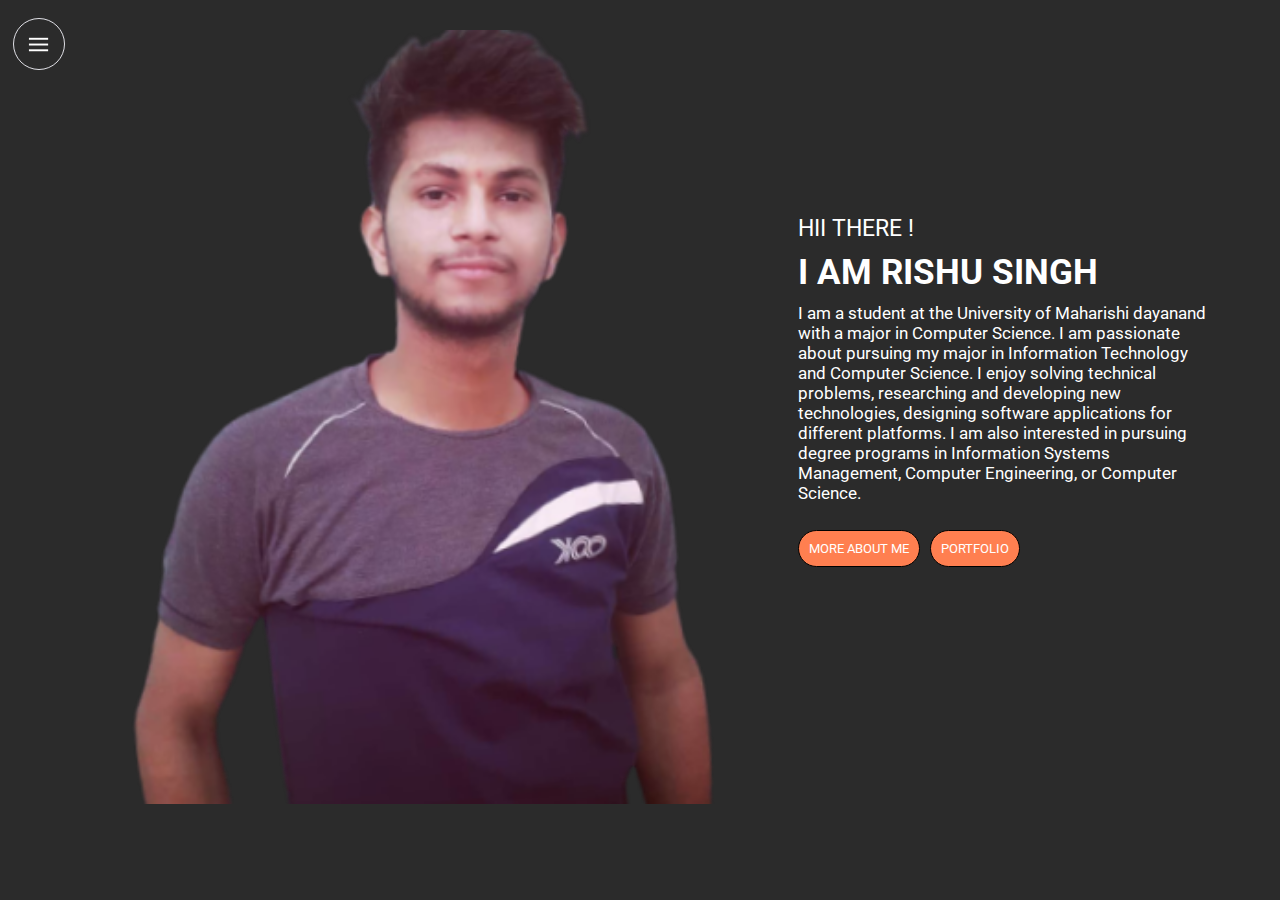
<file: index.html>
<!DOCTYPE html>
<html lang="en">

<head>
    <meta charset="UTF-8">
    <meta http-equiv="X-UA-Compatible" content="IE=edge">
    <meta name="viewport" content="width=device-width, initial-scale=1.0">
    <title>Rishu singh - Programmer</title>
    <link rel="stylesheet" href="https://cdnjs.cloudflare.com/ajax/libs/font-awesome/4.7.0/css/font-awesome.min.css">
    <link rel="stylesheet" href="index.css">
</head>

<body>
    <div class="container">
        <div class="side">
            <div class="sidebar sidebarGo">
                <nav>
                    <ul>
                        <li> <a href="/index.html">
                                <span class="navspan"><i  class="fa">&#xf015; </i> <span
                                        class="list">HOME</span> </span></a>
                        </li>
                        <li> <a href="/About.html">
                                <span class="navspan"><i  class="fa">&#xf007; </i> <span
                                        class="list">ABOUT</span> </span></a>
                        </li>
                        <li> <a href="/Portfolio.html">
                                <span class="navspan"><i  class="fa">&#xf0b1; </i> <span
                                        class="list">PORTFOLIO</span> </span>
                            </a></li>
                        <li> <a href="/contactUs.html">
                                <span class="navspan"><i  class="fa">&#xf095; </i> <span
                                        class="list">CONTACT</span> </span></a></li>
                        <li> <a href="/blog.html">
                                <span class="navspan"> <i  class="fa">&#xf2b7; </i> <span
                                        class="list">BLOG</span></span></i></a>
                        </li>
                    </ul>
                </nav>
            </div>

            <div class="burgurr">
                <img class="burgur" src="/img/hamburger (1).png" alt="hamburger menu" width="23">
                <img class="cross" src="/img/crosswhite.png" alt="crosss" width="25">
            </div>
        </div>
        <div class="main">

            <div class="infoContainer">

                <div class="devpic">
                    <img src="./img/mepng.png" alt="profile image">
                </div>

                <div class="devinfo">
                    <div class="hello">HII THERE !</div>
                    <div class="name">I AM RISHU SINGH</div>
                    <div class="about">I am a student at the University of Maharishi dayanand with a major in Computer
                        Science. I am passionate about pursuing my major in Information Technology and Computer Science.
                        I enjoy solving technical problems, researching and developing new technologies, designing
                        software applications for different platforms.
                        I am also interested in pursuing degree programs in Information Systems Management, Computer
                        Engineering, or Computer Science.</div>
                    <div class="button">
                        <div class="btn"> <a href="About.html" target="_blank"> <button class="bttn"> MORE ABOUT
                                    ME</button></a></div>
                        <div class="btn"> <a href="Portfolio.html" target="_blank"> <button
                                    class="bttn">PORTFOLIO</button></a></div>
                    </div>
                </div>


            </div>
        </div>

    </div>



    <script src="index.js"></script>
</body>

</html>
</file>
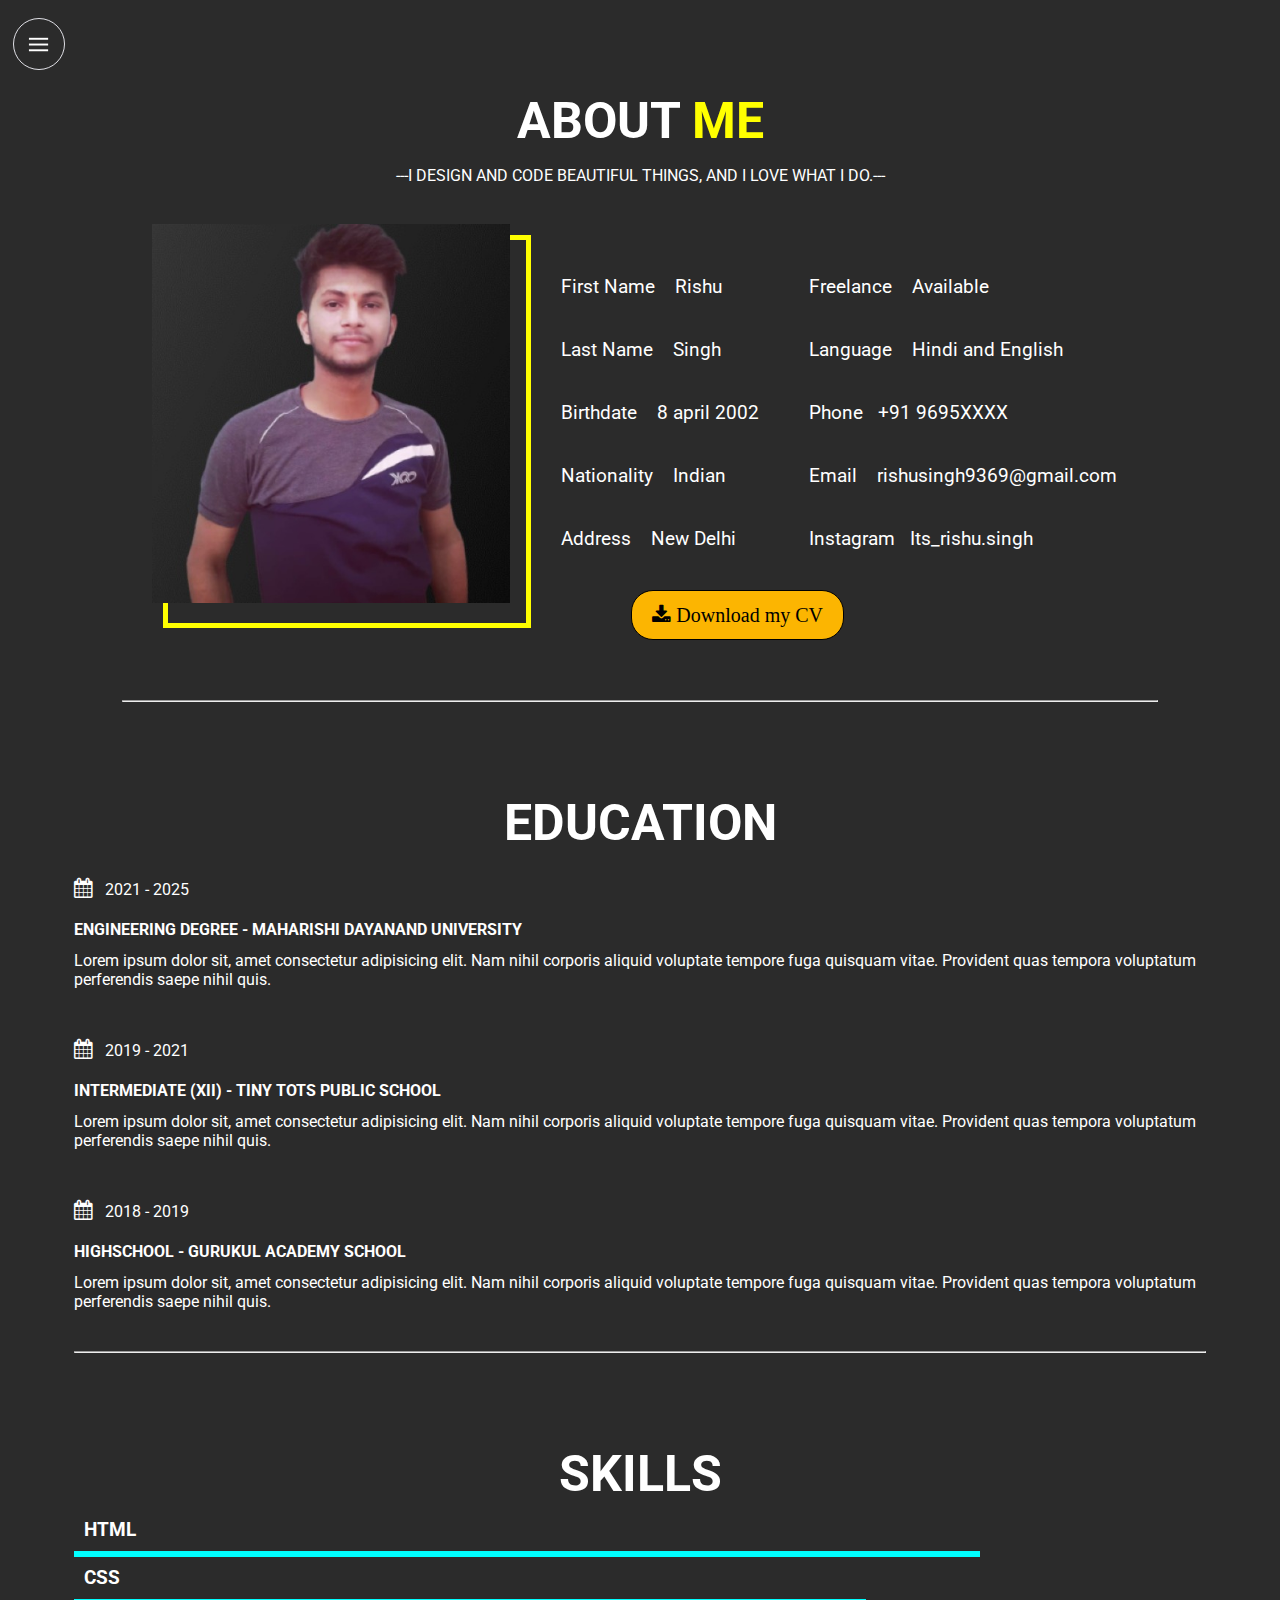
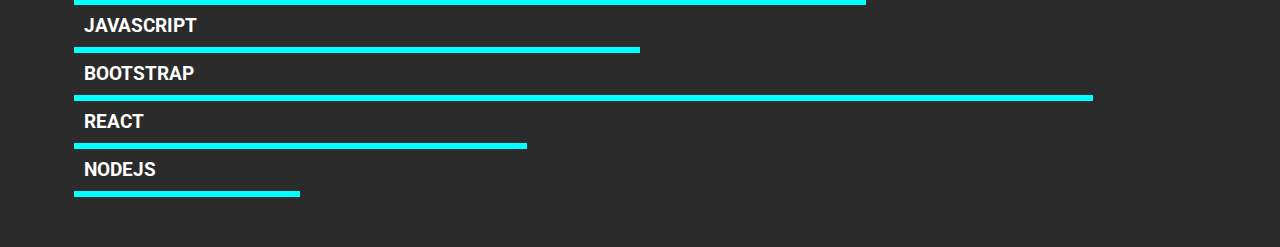
<file: About.html>
<!-- I AM ABOUT PAGE -->
<!DOCTYPE html>
<html lang="en">

<head>
    <meta charset="UTF-8">
    <meta http-equiv="X-UA-Compatible" content="IE=edge">
    <meta name="viewport" content="width=device-width, initial-scale=1.0">
    <title>Rishu singh - Programmer</title>
    <link rel="stylesheet" href="https://cdnjs.cloudflare.com/ajax/libs/font-awesome/4.7.0/css/font-awesome.min.css">

    <link rel="stylesheet" href="index.css">
</head>

<body>
    <div class="container">

        <div class="side">
        <div class="sidebar sidebarGo">
            <nav>
                <ul>
                    <li> <a href="/index.html">
                        <span class="navspan"><i  class="fa">&#xf015; </i> <span class="list">HOME</span></span></a>
                </li>
                <li> <a href="/About.html">
                        <span class="navspan"><i  class="fa">&#xf007; </i> <span  class="list">ABOUT</span> </span></a>
                </li>
                <li> <a href="/Portfolio.html">
                            <span class="navspan"><i  class="fa">&#xf0b1; </i> <span class="list">PORTFOLIO</span> </span>
                        </a></li>
                <li> <a href="/contactUs.html">
                            <span class="navspan"><i  class="fa">&#xf095; </i> <span class="list">CONTACT</span> </span></a></li>
                <li> <a href="/blog.html">
                            <span class="navspan"> <i  class="fa">&#xf2b7; </i> <span class="list">BLOG</span></span></i></a>
                </li>
                </ul>
            </nav>
        </div>

        <div class="burgurr">
            <img class="burgur" src="/img/hamburger (1).png" alt="hamburger menu" width="23">
            <img class="cross" src="/img/crosswhite.png" alt="crosss" width="23">
        </div>
    </div>

    <div class="main">
        <h1>ABOUT <span class="abtspan">ME</span></h1>

        <p class="para">---I DESIGN AND CODE BEAUTIFUL THINGS, AND I LOVE WHAT I DO.--- </p>
        <div class="abouthr">
            <div class="about_main">

                <div class="abtpic">

                    <img src="/img/iam.jpg" alt="profile">

                </div>

                <div class="abt2btn">
                    <div class="about2">
                        <div class="about2a">
                            <p>First Name &nbsp;&nbsp; Rishu</p>
                            <p>Last Name &nbsp;&nbsp; Singh</p>
                            <p>Birthdate &nbsp;&nbsp; 8 april 2002</p>
                            <p>Nationality &nbsp;&nbsp; Indian</p>
                            <p>Address &nbsp;&nbsp; New Delhi</p>
                        </div>
                        <div class="about2b">
                            <p>Freelance &nbsp;&nbsp; Available</p>
                            <p>Language &nbsp;&nbsp; Hindi and English</p>
                            <p>Phone&nbsp;&nbsp; +91 9695XXXX</p>
                            <p>Email &nbsp;&nbsp; rishusingh9369@gmail.com</p>
                            <p>Instagram&nbsp;&nbsp; Its_rishu.singh</p>
                        </div>
                    </div>
                    <div class="cvbtn">
                        <a href="/cv/myresume.cse.pdf">
                        <button class="but"><i style="font-size:20px" class="fa">&#xf019; Download my
                                CV</button></i></a>
                    </div>
                </div>
            </div>
            <hr class="abt1hr">
        </div>


        <div class="education">

            <h1>EDUCATION</h1>
            <div class="edumain">
                <div class="clgg">
                    <span>
                        <i style="font-size:20px" class="fa">&#xf073;</i>
                        &nbsp;
                        2021 - 2025
                    </span>

                    <div class="clg"> ENGINEERING DEGREE - MAHARISHI DAYANAND UNIVERSITY</div>

                    <div class="abtclg">
                        Lorem ipsum dolor sit, amet consectetur adipisicing elit. Nam nihil corporis aliquid
                        voluptate tempore fuga quisquam vitae. Provident quas tempora voluptatum perferendis
                        saepe
                        nihil quis.
                    </div>

                </div>
                <div class="inter">
                    <span>
                        <i style="font-size:20px" class="fa">&#xf073;</i>
                        &nbsp;
                        2019 - 2021
                    </span>

                    <div class="clg"> INTERMEDIATE (XII) - TINY TOTS PUBLIC SCHOOL</div>

                    <div class="abtclg">
                        Lorem ipsum dolor sit, amet consectetur adipisicing elit. Nam nihil corporis aliquid
                        voluptate tempore fuga quisquam vitae. Provident quas tempora voluptatum perferendis
                        saepe
                        nihil quis.
                    </div>
                </div>

                <div class="highschool">
                    <span>
                        <i style="font-size:20px" class="fa">&#xf073;</i>
                        &nbsp;
                        2018 - 2019
                    </span>

                    <div class="clg"> HIGHSCHOOL - GURUKUL ACADEMY SCHOOL</div>
                    <div class="abtclg">
                        Lorem ipsum dolor sit, amet consectetur adipisicing elit. Nam nihil corporis aliquid
                        voluptate tempore fuga quisquam vitae. Provident quas tempora voluptatum perferendis
                        saepe
                        nihil quis.
                    </div>
                </div>

            </div>

            <hr>
        </div>



        <div class="skills">
            <h1>SKILLS</h1>

            <div class="html">
                <h3 class="h3">HTML</h3>
                <span class="htmlspan">
                    <hr>
                </span>

            </div>

            <div class="css">
                <h3 class="h3">CSS</h3>

                <span class="cssspan">
                    <hr>
                </span>

            </div>

            <div class="js">
                <h3 class="h3">JAVASCRIPT</h3>

                <span class="jsspan">
                    <hr>
                </span>

            </div>
            <div class="html">
                <h3 class="h3">BOOTSTRAP</h3>

                <span class="bootspan">
                    <hr>
                </span>

            </div>
            <div class="html">
                <h3 class="h3">REACT</h3>

                <span class="reactspan">
                    <hr>
                </span>

            </div>
            <div class="html">
                <h3 class="h3">NODEJS</h3>

                <span class="nodespan">
                    <hr>
                </span>

            </div>

        </div>


    </div>


    </div>

    </div>



    <script src="index.js"></script>
</body>

</html>
</file>
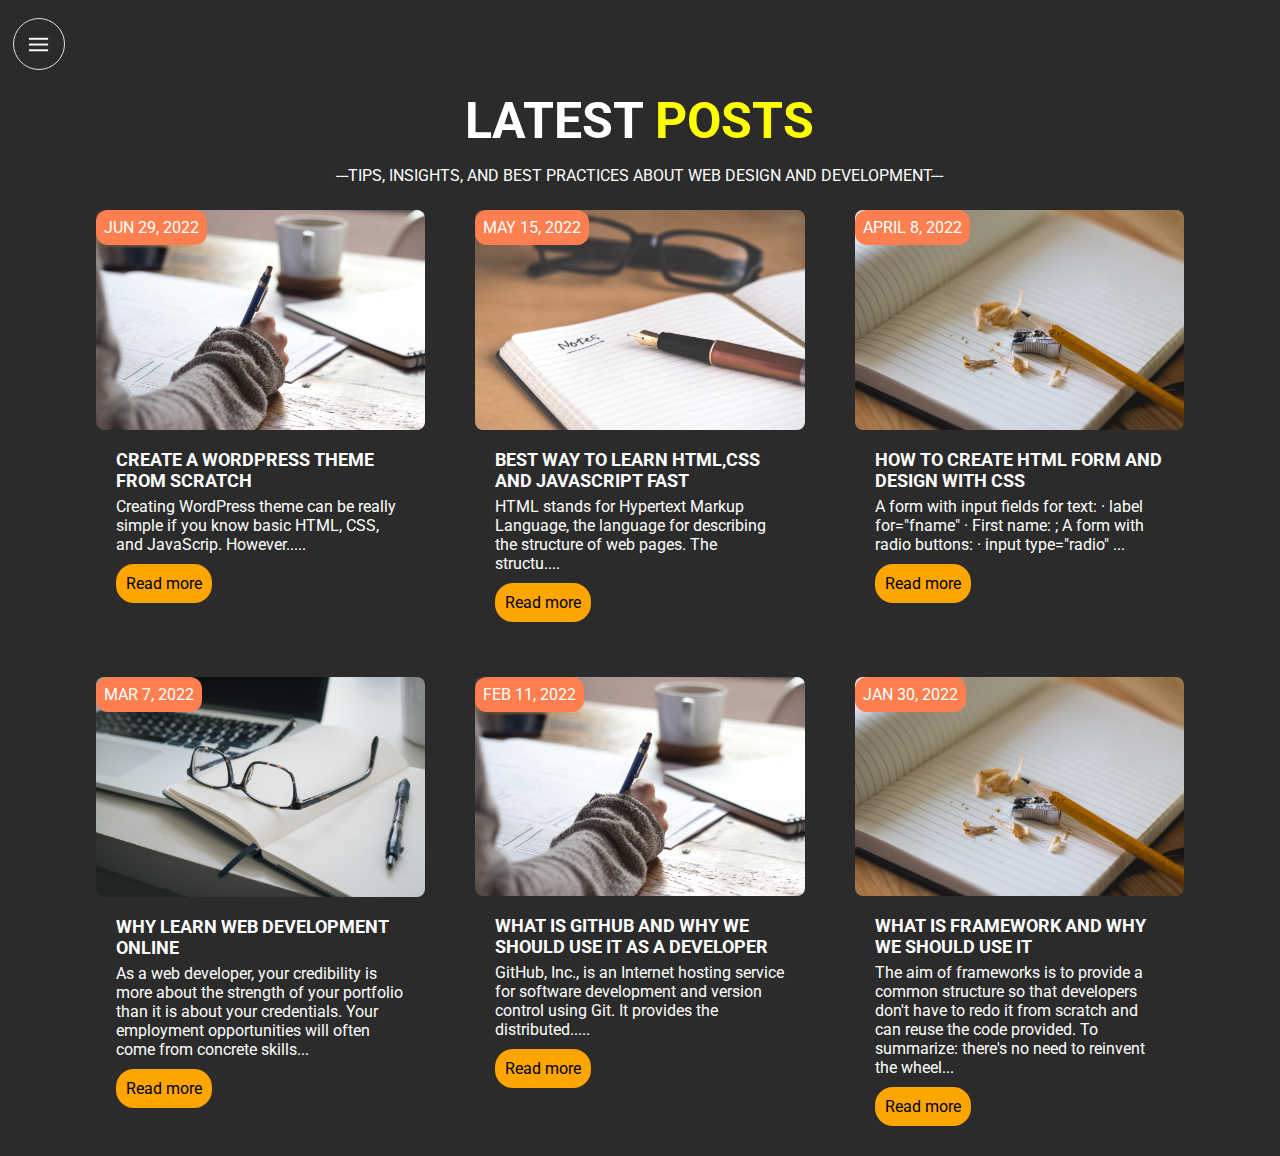
<file: blog.html>
<!DOCTYPE html>
<html lang="en">

<head>
    <meta charset="UTF-8">
    <meta http-equiv="X-UA-Compatible" content="IE=edge">
    <meta name="viewport" content="width=device-width, initial-scale=1.0">
    <title>Rishu singh - Programmer</title>
    <link rel="stylesheet" href="https://cdnjs.cloudflare.com/ajax/libs/font-awesome/4.7.0/css/font-awesome.min.css">
    <link rel="stylesheet" href="index.css">
</head>

<body>
    <div class="container">
        <div class="side">
            <div class="sidebar sidebarGo">
                <nav>
                    <ul>
                        <li> <a href="/index.html">
                                <span class="navspan"><i  class="fa">&#xf015; </i> <span
                                        class="list">HOME</span> </span></a>
                        </li>
                        <li> <a href="/About.html">
                                <span class="navspan"><i  class="fa">&#xf007; </i> <span
                                        class="list">ABOUT</span> </span></a>
                        </li>
                        <li> <a href="/Portfolio.html">
                                <span class="navspan"><i  class="fa">&#xf0b1; </i> <span
                                        class="list">PORTFOLIO</span> </span>
                            </a></li>
                        <li> <a href="/contactUs.html">
                                <span class="navspan"><i  class="fa">&#xf095; </i> <span
                                        class="list">CONTACT</span> </span></a></li>
                        <li> <a href="/blog.html">
                                <span class="navspan"> <i  class="fa">&#xf2b7; </i> <span
                                        class="list">BLOG</span></span></i></a>
                        </li>

                    </ul>
                </nav>
            </div>

            <div class="burgurr">
                <img class="burgur" src="/img/hamburger (1).png" alt="hamburger menu" width="23">
                <img class="cross" src="/img/crosswhite.png" alt="crosss" width="23">
            </div>

        </div>

        <div class="containerblog">
            <div class="blog-sec">
                <div class="title">
                    <h1>LATEST <span class="abtspan">POSTS</span></h1>
                    <p>---TIPS, INSIGHTS, AND BEST PRACTICES ABOUT WEB DESIGN AND DEVELOPMENT---</p>
                </div>

                <div class="cards">
                    <div class="card">
                        <div class="img-sec">
                            <img src="/img/img2.jpg" alt="">
                        </div>
                        <div class="content">
                            <h3>
                                CREATE A WORDPRESS THEME FROM SCRATCH</h3>
                            <p>Creating WordPress theme can be really simple if you know basic HTML, CSS, and JavaScrip.
                                However.....</p>
                            <a href="#">Read more</a>
                        </div>
                        <div class="date">
                            <p>JUN 29, 2022</p>
                        </div>
                    </div>


                    <div class="card">
                        <div class="img-sec">
                            <img src="/img/img3.jpg" alt="">
                        </div>
                        <div class="content">
                            <h3>BEST WAY TO LEARN HTML,CSS AND JAVASCRIPT FAST</h3>
                            <p>HTML stands for Hypertext Markup Language, the language for describing the structure of
                                web pages.
                                The structu....</p>
                            <a href="#">Read more</a>
                        </div>
                        <div class="date">
                            <p> MAY 15, 2022</p>
                        </div>
                    </div>



                    <div class="card">
                        <div class="img-sec">
                            <img src="/img/img4.jpg" alt="">
                        </div>
                        <div class="content">
                            <h3>HOW TO CREATE HTML FORM AND DESIGN WITH CSS</h3>
                            <p>A form with input fields for text: · label for="fname" · First name: ; A form with radio
                                buttons: · input type="radio" ...</p>
                            <a href="#">Read more</a>
                        </div>
                        <div class="date">
                            <p>APRIL 8, 2022</p>
                        </div>
                    </div>


                    <div class="card">
                        <div class="img-sec">
                            <img src="/img/img1.jpg" alt="">
                        </div>
                        <div class="content">
                            <h3>WHY LEARN WEB DEVELOPMENT ONLINE</h3>
                            <p>As a web developer, your credibility is more about the strength of your portfolio than it
                                is about your credentials. Your employment opportunities will often come from concrete
                                skills...</p>
                            <a href="#">Read more</a>
                        </div>
                        <div class="date">
                            <p> MAR 7, 2022</p>
                        </div>
                    </div>

                    <div class="card">
                        <div class="img-sec">
                            <img src="/img/img2.jpg" alt="images">
                        </div>
                        <div class="content">
                            <h3>WHAT IS GITHUB AND WHY WE SHOULD USE IT AS A DEVELOPER</h3>
                            <p>GitHub, Inc., is an Internet hosting service for software development and version control
                                using Git. It provides the distributed.....</p>
                            <a href="#">Read more</a>
                        </div>
                        <div class="date">
                            <p>FEB 11, 2022</p>
                        </div>
                    </div>


                    <div class="card">
                        <div class="img-sec">
                            <img src="/img/img4.jpg" alt="images">
                        </div>
                        <div class="content">
                            <h3>WHAT IS FRAMEWORK AND WHY WE SHOULD USE IT</h3>
                            <p>The aim of frameworks is to provide a common structure so that developers don't have to
                                redo it from scratch and can reuse the code provided. To summarize: there's no need to
                                reinvent the wheel...</p>
                            <a href="#">Read more</a>
                        </div>
                        <div class="date">
                            <p> JAN 30, 2022</p>
                        </div>
                    </div>

                </div>
            </div>
        </div>
    </div>

    </div>



    <script src="index.js"></script>
</body>

</html>
</file>
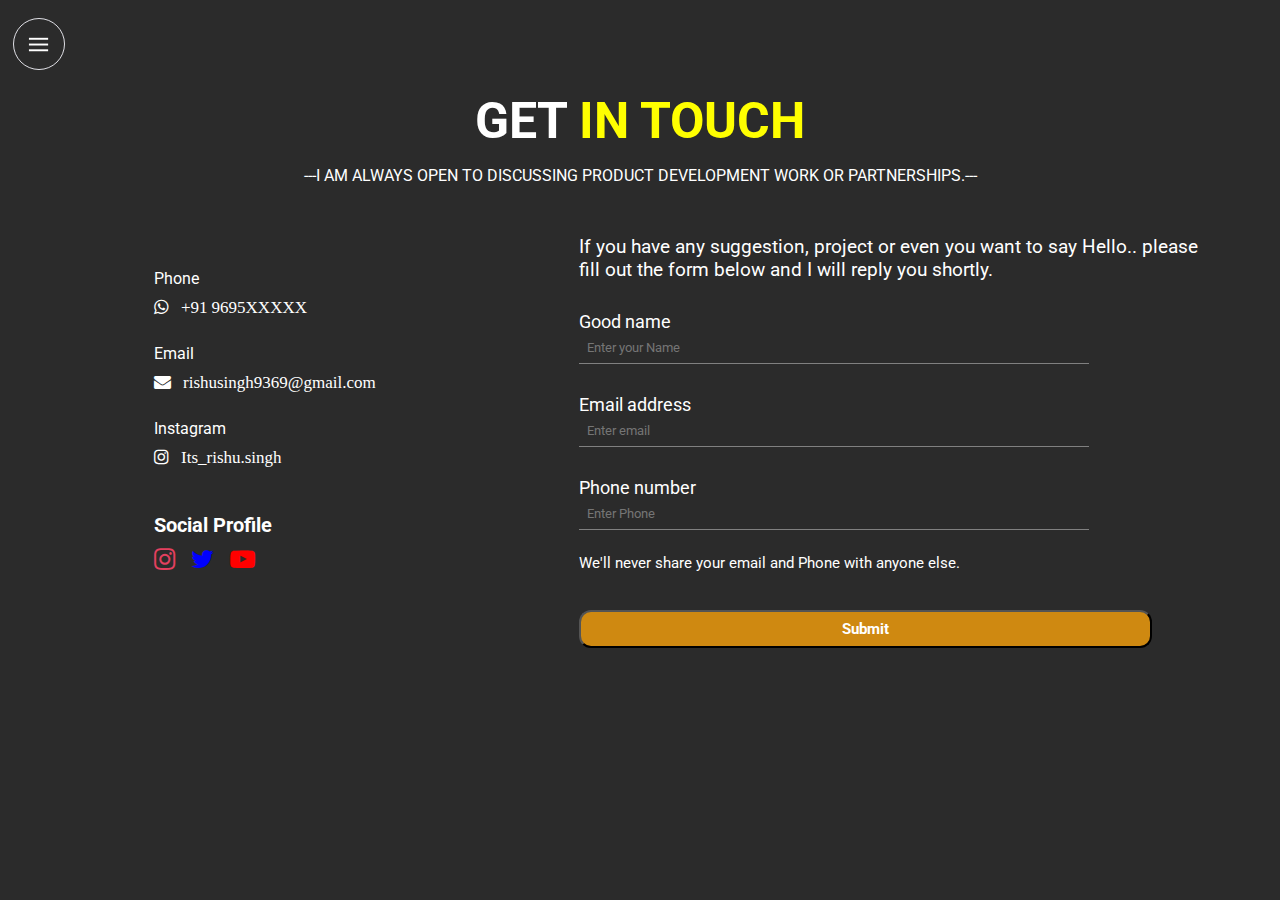
<file: contactUs.html>
<!-- I AM CONTACTuS PAGE -->
<!DOCTYPE html>
<html lang="en">

<head>
    <meta charset="UTF-8">
    <meta http-equiv="X-UA-Compatible" content="IE=edge">
    <meta name="viewport" content="width=device-width, initial-scale=1.0">
    <title>Rishu singh - Programmer</title>
    <link rel="stylesheet" href="https://cdnjs.cloudflare.com/ajax/libs/font-awesome/4.7.0/css/font-awesome.min.css">
    <link rel="stylesheet" href="index.css">
</head>

<body>
    <div class="container">

        <div class="side">
            <div class="sidebar sidebarGo">
                <nav>
                    <ul>
                        <li> <a href="/index.html">
                                <span class="navspan"><i  class="fa">&#xf015; </i> <span class="list">HOME</span> </span></a>
                        </li>
                        <li> <a href="/About.html">
                                <span class="navspan"><i  class="fa">&#xf007; </i> <span  class="list">ABOUT</span> </span></a>
                        </li>
                        <li> <a href="/Portfolio.html">
                                    <span class="navspan"><i  class="fa">&#xf0b1; </i> <span class="list">PORTFOLIO</span> </span>
                                </a></li>
                        <li> <a href="/contactUs.html">
                                    <span class="navspan"><i  class="fa">&#xf095; </i> <span class="list">CONTACT</span> </span></a></li>
                        <li> <a href="/blog.html">
                                    <span class="navspan"> <i  class="fa">&#xf2b7; </i> <span class="list">BLOG</span></span></i></a>
                        </li>
                    </ul>
                </nav>
            </div>

            <div class="burgurr">
                <img class="burgur" src="/img/hamburger (1).png" alt="hamburger menu" width="23">
                <img class="cross" src="/img/crosswhite.png" alt="crosss" width="23">
            </div>

        </div>

        <div class="main">
            <h1>GET<span class="abtspan"> IN TOUCH</span> </h1>
            <p class="para">---I AM ALWAYS OPEN TO DISCUSSING PRODUCT DEVELOPMENT WORK OR PARTNERSHIPS.---</p>

            <div class="contact">
                <div class="pinfo">
                    <div class="label">
                        <label for="name">Phone</label>
                        <br>
                        <i style="font-size:17px" class="fa">&#xf232; &nbsp; +91 9695XXXXX</i>
                        <br>
                        <br>
                        <label for="name">Email</label>
                        <br>
                        <i style="font-size:17px" class="fa">&#xf0e0; &nbsp; rishusingh9369@gmail.com</i>
                        <br>
                        <br>
                        <label for="name">Instagram</label>
                        <br>
                        <i style="font-size:17px" class="fa">&#xf16d; &nbsp; Its_rishu.singh</i>
                    </div>
                    <br>
                    <br>


                    <div class="profile">
                        <p style="font-weight: bold; font-size:20px">Social Profile</p>

                        <span class="insta">
                            <a href="https://www.instagram.com/its_rishu.singh/" target="_blank"><i
                                    style="font-size:25px; color:#E4405F;" class="fa">&#xf16d; &nbsp;</i></a>
                        </span>
                        <span class="twitter">
                            <a href="https://twitter.com/Rishu_singh9695" target="_blank"><i style="font-size:25px; color: blue;"
                                    class="fa">&#xf099; &nbsp;</i></a>

                        </span>
                        <span class="youtube">
                            <a href="https://www.youtube.com/channel/UClqfPPf6fMPD5E4kxzXqlIQ" target="_blank"><i style="font-size:25px; color: red;"
                                    class="fa">&#xf16a; &nbsp;</i></a>
                        </span>

                    </div>

                </div>

                <div class="form">

                    <form >
                        <p>If you have any suggestion, project or even you want to say Hello.. please fill out the form
                            below and I will reply you shortly.</p>
                        <div class="form-group" >
                            <label for="name">Good name </label>
                            <br>
                            <input style="color: white;" type="text" class="form-control" id="name" aria-describedby="name"
                                placeholder="Enter your Name">
                        </div>
                        <div class="form-group">
                            <label for="exampleInputEmail1">Email address </label>
                            <br>
                            <input style="color: white;" type="email" class="form-control" id="exampleInputEmail1"
                                aria-describedby="emailHelp" placeholder="Enter email">
                        </div>
                        <div class="form-group">
                            <label for="phone">Phone number <br></label>
                            <input style="color: white;" type="number" class="form-control" id="exampleInputEmail1" aria-describedby="phone"
                                placeholder="Enter Phone">
                            <br>
                            <br>
                            <small id="emailHelp" class="form-text text-muted">We'll never share your email and Phone
                                with
                                anyone else.</small>
                        </div>

                     
                        <button type="submit" class=" form-group btn btn-primary">Submit</button>
                    </form>
                </div>

            </div>
        </div>
    </div>



    <script src="index.js"></script>
</body>

</html>
</file>
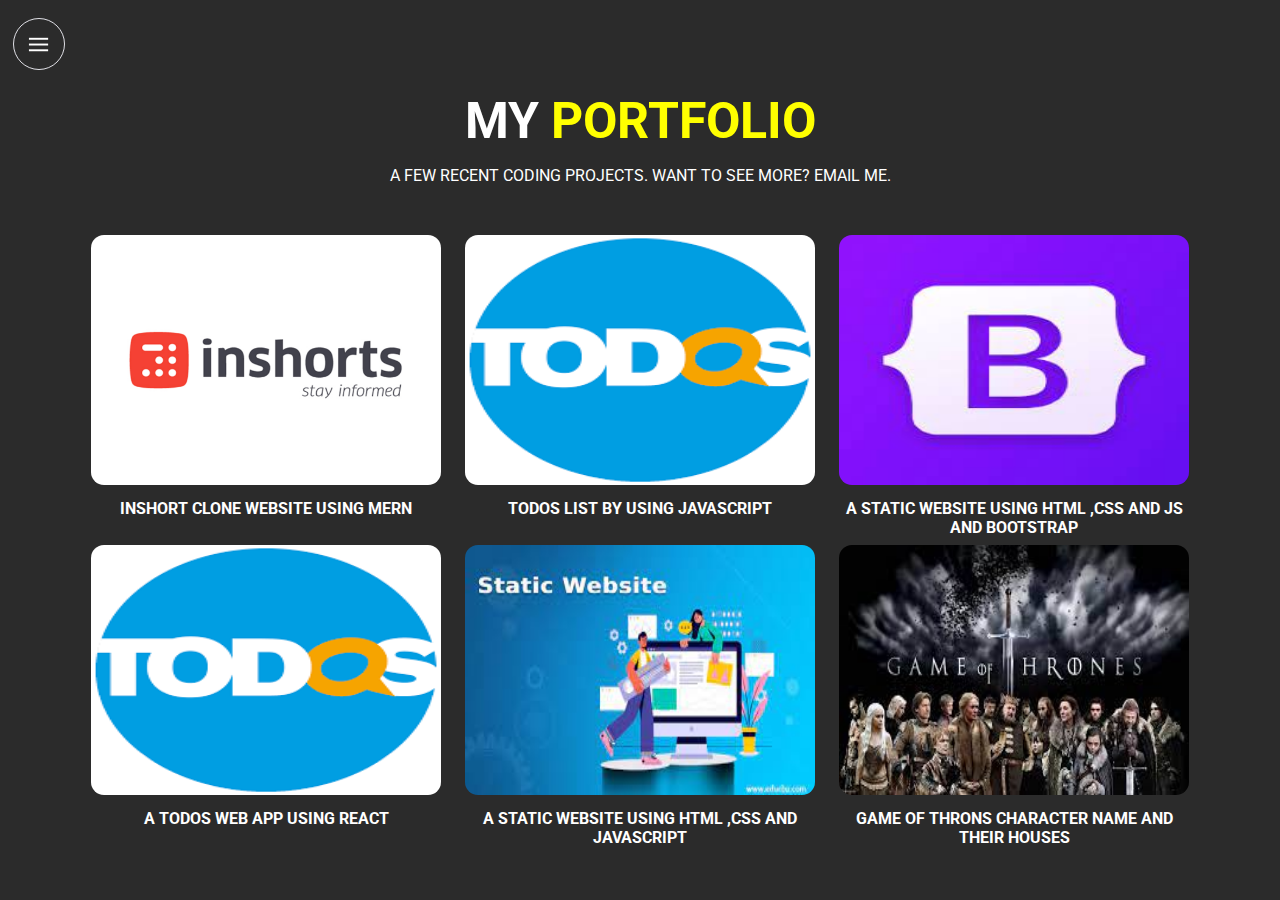
<file: Portfolio.html>
<!DOCTYPE html>
<html lang="en">

<head>
    <meta charset="UTF-8">
    <meta http-equiv="X-UA-Compatible" content="IE=edge">
    <meta name="viewport" content="width=device-width, initial-scale=1.0">
    <title>Rishu singh - Programmer</title>
    <link rel="stylesheet" href="https://cdnjs.cloudflare.com/ajax/libs/font-awesome/4.7.0/css/font-awesome.min.css">

    <link rel="stylesheet" href="index.css">
</head>

<body>
    <div class="container">
        <div class="side">
            <div class="sidebar sidebarGo">
                <nav>
                    <ul>
                        <li> <a href="/index.html">
                                <span class="navspan"><i class="fa">&#xf015; </i> <span class="list">HOME</span>
                                </span></a>
                        </li>
                        <li> <a href="/About.html">
                                <span class="navspan"><i class="fa">&#xf007; </i> <span class="list">ABOUT</span>
                                </span></a>
                        </li>
                        <li> <a href="/Portfolio.html">
                                <span class="navspan"><i class="fa">&#xf0b1; </i> <span class="list">PORTFOLIO</span>
                                </span>
                            </a></li>
                        <li> <a href="/contactUs.html">
                                <span class="navspan"><i class="fa">&#xf095; </i> <span class="list">CONTACT</span>
                                </span></a></li>
                        <li> <a href="/blog.html">
                                <span class="navspan"> <i class="fa">&#xf2b7; </i> <span
                                        class="list">BLOG</span></span></i></a>
                        </li>
                    </ul>
                </nav>
            </div>

            <div class="burgurr">
                <img class="burgur" src="/img/hamburger (1).png" alt="hamburger menu" width="23">
                <img class="cross" src="/img/crosswhite.png" alt="crosss" width="23">
            </div>

        </div>
        <div class="main">
            <h1>MY <span class="abtspan">PORTFOLIO</span></h1>
            <p class="portfolioPara">A FEW RECENT CODING PROJECTS. WANT TO SEE MORE? EMAIL ME.</p>

            <div class="port_main">
                <div class="port1">
                    <a href="https://inshort-clone-site.herokuapp.com/" target="_blank">
                        <img src="./img/inshoort logo 2.png" alt="images"> </a>
                    <h4> INSHORT CLONE WEBSITE USING MERN</h4>

                </div>
                <div class="port2">
                    <a href="https://rishu-singh9695.github.io/Todos-by-javascript/" target="_blank">
                        <img src="./img/todos.png" alt="images"></a>
                    <h4>TODOS LIST BY USING JAVASCRIPT</h4>

                </div>
                <div class="port3">
                    <a href="https://rishu-singh9695.github.io/Bootstrap-website/" target="_blank">
                        <img src="./img/bootstrap.jpg" alt="images"></a>
                    <h4>A STATIC WEBSITE USING HTML ,CSS AND JS AND BOOTSTRAP</h4>

                </div>
                <div class="port4">
                    <a href="https://todosbyreactjs.herokuapp.com/" target="_blank">
                        <img src="./img/todos.png" alt="images"></a>
                    <h4>A TODOS WEB APP USING REACT </h4>

                </div>
                <div class="port5">
                    <a href="https://rishu-singh9695.github.io/Pure-Html-css-and-js-site/" target="_blank">
                        <img src="./img/static site.jpg" alt="images"></a>
                    <h4>A STATIC WEBSITE USING HTML ,CSS AND JAVASCRIPT</h4>
                </div>

                <div class="port6">
                    <a href="https://gameofthrons-characters.netlify.app/" target="_blank">
                        <img src="./img/GOT.jpg" alt="images"></a>
                    <h4>GAME OF THRONS CHARACTER NAME AND THEIR HOUSES</h4>


                </div>

            </div>

        </div>



        <script src="index.js"></script>
</body>

</html>
</file>
<file: index.css>
@import url('https://fonts.googleapis.com/css2?family=Bree+Serif&family=Roboto:ital@1&display=swap');

* {
    margin: 0;
    padding: 0;
    box-sizing: border-box;
    font-family: 'Bree Serif', serif;
    font-family: 'Roboto', sans-serif;
}

body {
    color: white;
    background-color: rgba(0, 0, 0, 0.831);
}

.fa {
    transition: transform 0.5s ease-in-out;
}

.fa:hover {
    transform: rotateY(360deg);
}


.container {
    display: flex;
}

.sidebar {
    position: absolute;
    width: 140px;
    padding: 40px 0;
    top: -25px;
    left: 425px;
    visibility: visible;
    transition: all 0.8s linear 0s;

}

.navspan {
    color: gold;
}

.navspan:hover {
    color: aqua;
}

.sidebarGo {
    transform: translateX(-385px);
    visibility: hidden;
    position: absolute;

}



ul {
    display: flex;
}

nav li {
    list-style: none;
    font-size: 15px;
    padding: 7px 10px;
}



nav li a {

    text-decoration: none;

}

.navspan .fa {
    margin: 15px 20px;
    font-size: 15px;
}


nav li a div {
    display: flex;
}



.infoContainer {

    display: flex;
}

.devinfo {
    display: flex;
    flex-direction: column;
    justify-content: center;
}

.devpic {
    margin-top: 30px;
}

.devpic img {
    height: 86vh;
}

.hello {
    font-size: 23px;
    margin-bottom: 10px;
}

.name {
    font-size: 35px;
    margin-bottom: 10px;
    font-weight: bolder;
}

.about {
    font-size: 17px;
}

.button {
    display: flex;
    margin: 27px 0;
}

.bttn {
    margin-right: 10px;
    padding: 10px;
    border-radius: 20px;
    background-color: coral;
    color: white;
    border: 1px solid black;
}

.bttn:hover {
    background-color: deepskyblue;

}

/* CONTACT US PAGE CSS */

.form {
    display: flex;
    justify-content: right;
    width: 90%;

}

form p {
    font-size: 19px;
}

.pinfo {
    margin-top: 34px;
    margin-left: 90px;
    width: 30%;
}

form {
    width: 80%;
    border-radius: 20px;

}

.form-group {
    margin: 30px auto;
    font-size: 18px;
}

.btn-primary {
    border-radius: 12px;
    padding: 8px;
    background-color: rgba(249, 161, 11, 0.8);
    color: white;
    font-weight: bold;
    font-size: 15px;
    margin-top: 8px;
    width: 90%;
}

.form-control {
    padding: 8px;
    width: 80%;
    outline: none;
    border: none;
    border-bottom: 1px solid grey;
    background-color: transparent;
}


.main h1 {
    text-align: center;
    font-size: 50px;
    margin-top: 92px;
    margin-bottom: 16px;
}

.para {
    text-align: center;
    margin-bottom: 50px;
}


i {
    margin: 10px auto;
}


.contact {
    display: flex;
    margin: auto;
}




/* About css */

.about2 {
    display: flex;
    margin-left: 30px;
    font-size: 19px;

}




.abtspan {
    color: yellow;
}

.abtpic {
    border: 5px solid yellow;
    width: 32%;
    height: 22%;
}

.abtpic img {
    position: relative;
    right: 16px;
    bottom: 16px;
    width: 100%;
}

.about2a {
    margin-right: 50px;
}

.about2a p {
    margin: 40px 0px;
    text-align: justify;
}


.about2b p {
    margin: 40px 0px;
    text-align: justify;


}

.about_main {
    display: flex;
    margin-bottom: 40px;
    justify-content: center;
}



.but {
    background-color: rgb(252, 181, 1);
    border-radius: 22px;
    padding: 4px 20px;
    margin-left: 100px;
    margin-bottom: 20px;
    border: 1px solid black;
}

.but:hover {
    background-color: deepskyblue;
}


.htmlspan hr {
    width: 80%;
    border: 3px solid aqua;
}

.cssspan hr {
    width: 70%;
    border: 3px solid aqua;
}

.jsspan hr {
    width: 50%;
    border: 3px solid aqua;
}

.bootspan hr {
    width: 90%;
    border: 3px solid aqua;
}

.reactspan hr {
    width: 40%;
    border: 3px solid aqua;
}

.nodespan hr {
    width: 20%;
    border: 3px solid aqua;
}

.h3 {
    margin: 10px;
}






/* PORTFOLIO CSS
 */

.portfolioPara {
    text-align: center;
    margin-bottom: 20px;
}

.port_main img {
    transition: transform 0.2s ease-in-out;

}

.port_main img:hover {
    transform: scale(1.1);
}


.port_main {
    display: flex;
    flex-flow: wrap;
    flex-direction: row;
    justify-content: center;
}

.port_main div {
    width: 350px;
    height: 250px;
    border-radius: 13px;
    margin: 30px 12px;
    text-align: center;
}

.port_main h4 {
    margin: 10px 0;
    color: white;
}

.port_main h4:hover {
    color: gold;
}

.side {
    position: absolute;
}

.port_main div img {
    width: 350px;
    height: 250px;

    border-radius: 13px;

}





.burgurr img {
    position: absolute;
    cursor: pointer;
    top: 33px;
    left: 27px;

}

.burgurr {
    margin-left: 13px;
    margin-top: 18px;
    border: 1px solid rgb(224, 224, 230);
    padding: 25px;
    width: 40px;
    height: 40px;
    border-radius: 50%;

}




.clg {
    margin: 12px 0;
    font-weight: bold;
}

.abtclg {
    margin-bottom: 40px;
}

.education {
    margin: 0 10px;
}

.skills {
    margin: 0 10px;
    margin-bottom: 50px;

}



.abt1hr {
    width: 90%;
    margin: auto;
}




.main {

    margin: auto;
    width: 90%;
}




/* blogs css  */

.containerblog {
    width: 100%;
}

.blog-sec {
    width: 85%;
    margin: 20px auto;
}

.title {
    width: 60%;
    margin: auto;
    text-align: center;
}

.title h1 {

    font-size: 50px;
    margin-top: 92px;
    margin-bottom: 16px;
}

.title p {


    margin-bottom: 16px;
}

.cards {

    display: grid;
    grid-template-columns: repeat(3, 1fr);
    grid-gap: 50px;
    margin: 25px auto;
}

.card {

    width: 100%;
    position: relative;
}

.img-sec img {
    width: 100%;
    border-radius: 8px;
    transition: transform 0.2s ease-in-out;
}

.img-sec img:hover {
    transform: scale(1.1);

}


.content {
    padding: 15px 20px;
}

.content h3 {
    font-weight: 500px;
    font-size: 18px;
    margin-bottom: 6px;
}

.content p {
    font-size: 16px;
    margin-bottom: 20px;
}

.card .date {
    position: absolute;
    top: 0;
    left: 0;
    display: inline-block;
    background-color: coral;
    padding: 8px;
    border-radius: 12px;
}

.content a {

    text-decoration: none;
    padding: 10px;
    color: black;
    background-color: orange;
    border-radius: 18px;
}


.content a:hover {

    background-color: grey;
}

.content h3:hover {
    color: yellow;
}






/* media quariess */




/* sidebar media query */

@media screen and (max-width:1037px) {

    .infoContainer {
        margin-top: 48px;
    }

    .sidebar {
        left: 324px;
    }

    .sidebarGo {
        transform: translateX(-281px);
    }
}

@media screen and (max-width:801px) {
    .infoContainer {
        margin-top: 48px;
    }

    .sidebar {
        left: 173px;
    }

    .sidebarGo {
        transform: translateX(-129px);
    }
}

@media screen and (max-width:623px) {
    .infoContainer {
        margin-top: 48px;
    }

    .sidebar {
        left: 128px;
    }

    .sidebarGo {
        transform: translateX(-83px);
    }
}


@media all and (max-width:451px) {


    .navspan .fa {
        margin: 10px 15px;
        font-size: 18px;
    }

    .list {
        display: none;
    }

    .burgurr {
        margin-left: 13px;
        margin-top: 18px;
        border: 1px solid rgb(224, 224, 230);
        padding: 19px;
        width: 40px;
        height: 40px;
        border-radius: 50%;
    }

    .burgurr img {
        position: absolute;
        top: 27px;
        left: 21px;
    }

    .sidebar {
        left: 45px;
        transition: all 0.1s ease-in-out 0s;
    }


    .infoContainer {
        margin-top: 48px;
    }



    .sidebarGo {
        transform: translateX(-12px);
    }


}


@media screen and (max-width:320px) {

    .navspan .fa {
        margin: 10px 8px;
        font-size: 18px;
    }
}


/* media query of blog */

@media screen and (max-width:1131px) {
    .cards {
        grid-template-columns: repeat(2, 1fr);
    }
}

@media screen and (max-width:665px) {
    .cards {
        grid-template-columns: 1fr;
    }
}






/* home media query */

@media screen and (max-width:887px) {
    .devpic {
        display: flex;
        justify-content: center;
        align-items: center;
        margin-bottom: 40px;
    }

    .devpic img {
        height: 35vh;

    }

    .infoContainer {
        flex-direction: column;
        text-align: justify;
    }

    .button {
        text-align: center;
        margin-left: auto;
        margin-right: auto;
    }
}



/* contact media qurey */

@media screen and (max-width:731px) {

    .contact {
        flex-direction: column;
    }

    .form {
        width: 100%;
    }

    form {
        width: 100%;
    }

    .pinfo {
        margin: auto;
        width: 100%;
        text-align: center;
        margin-bottom: 50px;
    }
}






/* media query of about */

@media screen and (max-width:990px) {

.abt1hr{
    width: 100%;
}

    .education {
        margin: 0;
    }
    
    .skills {
        margin: 0;
        margin-bottom: 10px;
    
    }


    .about_main {
        flex-direction: column;
        text-align: center;
        justify-content: center;
        align-items: center;

    }

    .about2{
        margin-left: 0;
    }

    .about2a {
        font-size: 13px;
    }

    .about2b {
        font-size: 13px;
    }


    .abtpic {
        border: 5px solid yellow;
        width: 70%;
        height: 100%;
    }



    .abtpic img {
        position: relative;
        right: 20px;
        bottom: 13px;
        width: 100%;
    }

    
    .but {
        padding: 4px 5px;
        margin: auto;
    }


}

@media screen and (max-width:320px) {
    .abtpic img {
        bottom: 8px;
    }

    .about2a {
        font-size: 11px;
    }

    .about2b {
        font-size: 11px;
    }


}







/* PORTFOLIO MEDIA QUERY */

@media screen and (max-width:737px) {
    .port_main div {
        width: 450px;
        height: 250px;
    }

    .port_main div img {
        width: 450px;

    }
}

@media screen and (max-width:1206px) {
    .port_main div {
        width: 300px;
        height: 250px;
    }

    .port_main div img {
        width: 300px;

    }
}
</file>
